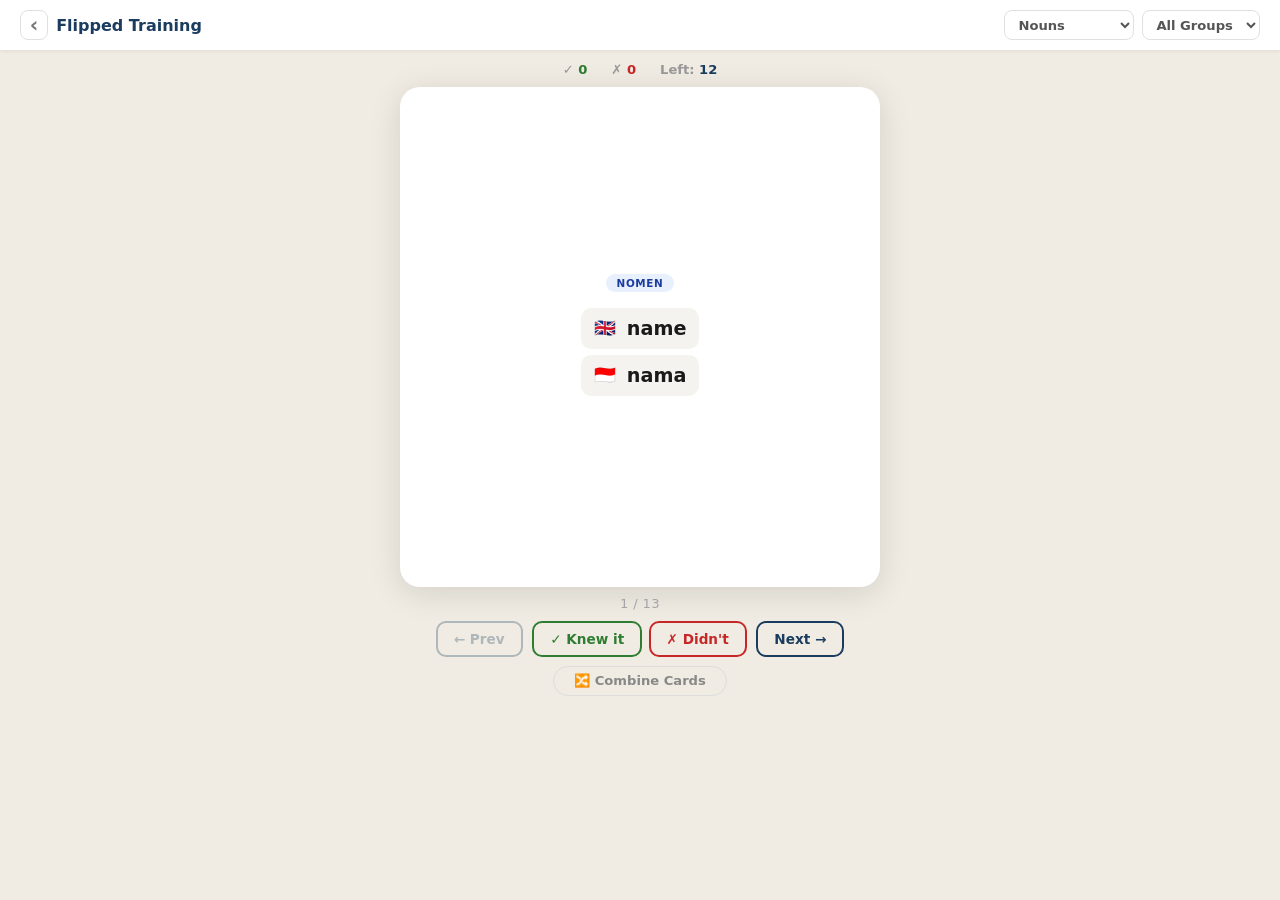
<file: flipped/index.html>
<!DOCTYPE html>
<html lang="en">
<head>
  <meta charset="UTF-8">
  <meta name="viewport" content="width=device-width, initial-scale=1, maximum-scale=1">
  <title>Flipped Training</title>
  <link rel="icon" type="image/svg+xml" href="../favicon.svg">
  <link rel="stylesheet" href="../style.css">
  <link rel="stylesheet" href="style.css">
</head>
<body>

  <div class="view active">

    <header>
      <div class="header-nav">
        <a href="../index.html" class="header-btn" style="text-decoration:none;font-size:1.3rem;padding:.2rem .55rem;line-height:1;">‹</a>
        <span style="font-weight:800;color:#1a3c5e;font-size:1rem;flex:1;">Flipped Training</span>
        <select class="deck-select" id="deck-select">
          <option value="nouns">Nouns</option>
          <option value="verbs">Verbs</option>
          <option value="adjectives">Adjectives</option>
          <option value="adverbs">Adverbs</option>
          <option value="prepositions">Prepositions</option>
        </select>
        <select class="deck-select" id="group-select">
          <option value="all">All Groups</option>
        </select>
      </div>
    </header>

    <div class="study-main">

      <div id="training-area">

        <div class="score-bar">
          <span>✓ <span class="s-knew" id="score-knew">0</span></span>
          <span>✗ <span class="s-didnt" id="score-didnt">0</span></span>
          <span>Left: <span class="s-remain" id="score-remain">0</span></span>
        </div>

        <div class="card-scene">
          <div class="card-inner" id="card-inner">
            <div class="card-front" id="card-front"></div>
            <div class="card-back"  id="card-back"></div>
          </div>
        </div>

        <div class="card-counter" id="card-counter"></div>

        <div class="study-nav">
          <button id="btn-prev">← Prev</button>
          <div class="knew-buttons">
            <button id="btn-knew">✓ Knew it</button>
            <button id="btn-didnt">✗ Didn't</button>
          </div>
          <button id="btn-next">Next →</button>
        </div>

        <button id="btn-combine">🔀 Combine Cards</button>

        <div id="revision-banner" class="hidden">
          Revision mode active &nbsp;·&nbsp;
          <button id="btn-clear-revision">Refill all cards</button>
        </div>

      </div>

      <p class="empty-msg" id="empty-msg" style="display:none">No cards in this deck.</p>

      <div class="summary-wrap hidden" id="summary-wrap">
        <div id="session-summary">
          <h2>Session complete!</h2>
          <p id="summary-text"></p>
          <div class="summary-buttons">
            <button id="btn-restart">Restart deck</button>
            <button id="btn-retry-missed" class="hidden">↺ Retry missed</button>
            <button id="btn-refill-deck" class="hidden">Refill all cards</button>
          </div>
        </div>
      </div>

    </div>
  </div>

  <script src="app.js"></script>
</body>
</html>
</file>
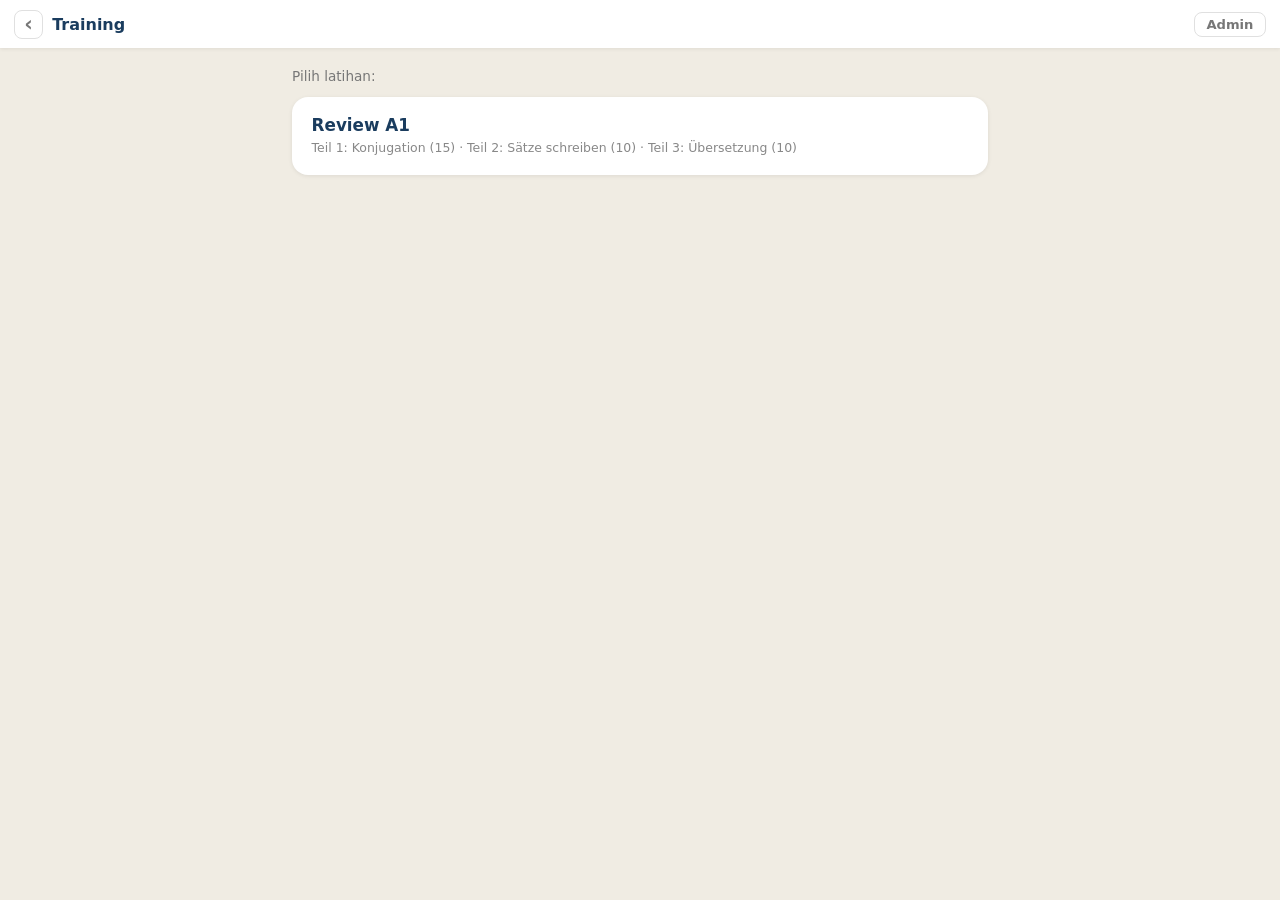
<file: training/index.html>
<!DOCTYPE html>
<html lang="en">
<head>
  <meta charset="UTF-8">
  <meta name="viewport" content="width=device-width, initial-scale=1, maximum-scale=1">
  <title>Training</title>
  <link rel="icon" type="image/svg+xml" href="../favicon.svg">
  <link rel="stylesheet" href="../style.css">
  <link rel="stylesheet" href="style.css">
</head>
<body>

  <div class="view active">

    <header class="tr-header">
      <a href="../index.html" class="header-btn tr-back">‹</a>
      <span class="tr-title" id="tr-title">Training</span>
      <button class="header-btn" id="btn-admin">Admin</button>
    </header>

    <div class="tr-main">

      <!-- Training list -->
      <div id="view-list">
        <p class="tr-intro">Pilih latihan:</p>
        <button class="training-card" data-training="review-a1">
          <span class="training-card-name">Review A1</span>
          <span class="training-card-desc">Teil 1: Konjugation (15) &middot; Teil 2: Sätze schreiben (10) &middot; Teil 3: Übersetzung (10)</span>
        </button>
        <p class="tr-loading hidden" id="list-status"></p>
      </div>

      <!-- Exercise -->
      <div id="view-exercise" class="hidden">

        <section class="teil-section">
          <h2 class="teil-title">Teil 1 &middot; Konjugation</h2>
          <p class="teil-desc">Ergänzen Sie das passende Verb in der richtigen Form. (Isi dengan kata kerja yang cocok dalam konjugasi yang benar.)</p>
          <div id="teil1-list"></div>
        </section>

        <section class="teil-section">
          <h2 class="teil-title">Teil 2 &middot; Sätze schreiben</h2>
          <p class="teil-desc">Schreiben Sie einen Satz mit diesem Wort. (Buat kalimat dengan kata yang diberikan.)</p>
          <div id="teil2-list"></div>
        </section>

        <section class="teil-section">
          <h2 class="teil-title">Teil 3 &middot; Übersetzung</h2>
          <p class="teil-desc">Übersetzen Sie ins Indonesische. (Terjemahkan ke bahasa Indonesia.)</p>
          <div id="teil3-list"></div>
        </section>

        <div class="submit-bar">
          <button id="btn-submit">Abgeben / Submit</button>
          <p id="submit-status" class="hidden"></p>
          <button id="btn-download-fallback" class="hidden">⬇ Download answers</button>
        </div>

      </div>

      <!-- Done -->
      <div id="view-done" class="hidden">
        <div class="done-card">
          <h2>Vielen Dank! 🎉</h2>
          <p id="done-text"></p>
          <button id="btn-done-back">Zurück</button>
        </div>
      </div>

      <!-- Admin -->
      <div id="view-admin" class="hidden">
        <div class="admin-head">
          <h2>Submissions</h2>
          <button class="header-btn" id="btn-admin-refresh">↻ Refresh</button>
        </div>
        <p class="tr-loading hidden" id="admin-status"></p>
        <div id="submissions-list"></div>
      </div>

    </div>
  </div>

  <!-- Name modal -->
  <div id="name-modal-overlay" class="tr-overlay hidden">
    <div class="modal tr-modal">
      <h2>Abgeben</h2>
      <div class="form-group">
        <label for="student-name">Dein Name / Nama kamu</label>
        <input type="text" id="student-name" autocomplete="off" maxlength="60">
      </div>
      <div class="tr-modal-buttons">
        <button id="btn-name-cancel">Batal</button>
        <button id="btn-name-confirm" class="primary-btn">Kirim</button>
      </div>
    </div>
  </div>

  <!-- Admin login modal -->
  <div id="login-modal-overlay" class="tr-overlay hidden">
    <div class="modal tr-modal">
      <h2>Admin Login</h2>
      <div class="form-group">
        <label for="login-user">User</label>
        <input type="text" id="login-user" autocapitalize="none" autocomplete="username" autocorrect="off" spellcheck="false">
      </div>
      <div class="form-group">
        <label for="login-pass">Password</label>
        <input type="password" id="login-pass" autocomplete="current-password">
      </div>
      <p id="login-error" class="login-error hidden"></p>
      <div class="tr-modal-buttons">
        <button id="btn-login-cancel">Cancel</button>
        <button id="btn-login-confirm" class="primary-btn">Log in</button>
      </div>
    </div>
  </div>

  <!-- Resume modal -->
  <div id="resume-modal-overlay" class="tr-overlay hidden">
    <div class="modal tr-modal">
      <h2>Lanjutkan?</h2>
      <p class="tr-modal-text">Lanjutkan dari pekerjaan terakhir?</p>
      <div class="tr-modal-buttons">
        <button id="btn-resume-new">Mulai baru</button>
        <button id="btn-resume-continue" class="primary-btn">Lanjutkan</button>
      </div>
    </div>
  </div>

  <script src="app.js"></script>
</body>
</html>
</file>
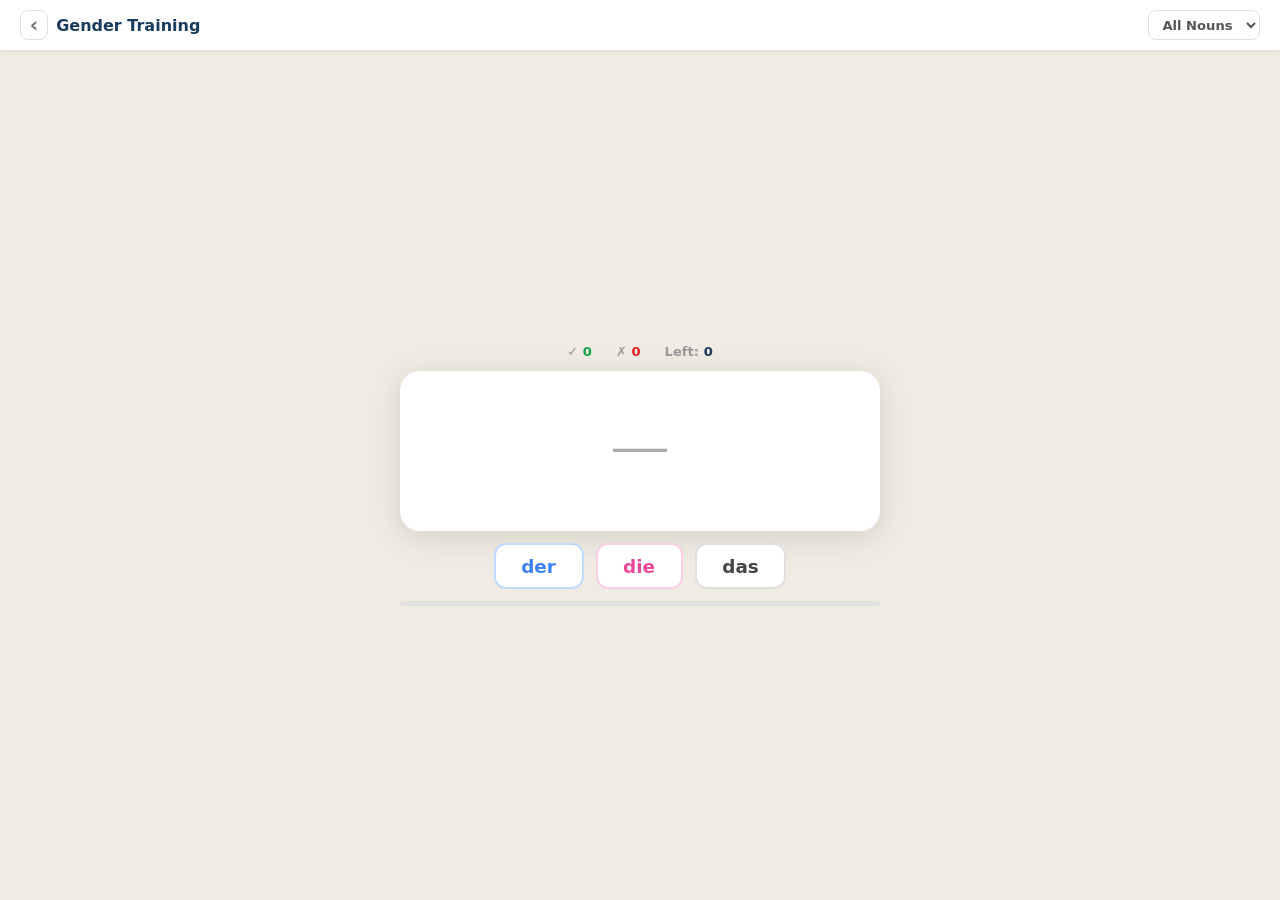
<file: vocabgendertraining/index.html>
<!DOCTYPE html>
<html lang="en">
<head>
  <meta charset="UTF-8">
  <meta name="viewport" content="width=device-width, initial-scale=1, maximum-scale=1">
  <title>Gender Training</title>
  <link rel="stylesheet" href="../style.css">
  <link rel="stylesheet" href="style.css">
</head>
<body>

  <div class="view active">

    <header>
      <div class="header-nav">
        <a href="../index.html" class="header-btn" style="text-decoration:none;font-size:1.3rem;padding:.2rem .55rem;line-height:1;">‹</a>
        <span style="font-weight:800;color:#1a3c5e;font-size:1rem;flex:1;">Gender Training</span>
        <select class="group-select" id="group-select">
          <option value="all">All Nouns</option>
        </select>
      </div>
    </header>

    <div class="study-main">

      <!-- Training area: score + card + buttons + progress -->
      <div id="training-area">

        <div class="score-bar">
          <span>✓ <span class="s-correct" id="score-correct">0</span></span>
          <span>✗ <span class="s-wrong" id="score-wrong">0</span></span>
          <span>Left: <span class="s-remain" id="score-remain">0</span></span>
        </div>

        <div class="gt-card" id="card">
          <div class="card-front-inner">
            <div class="card-word">
              <span class="card-article" id="card-blank">___</span> <span id="card-noun"></span>
            </div>
            <div class="card-feedback" id="card-feedback"></div>
          </div>
        </div>

        <div class="article-btns">
          <button class="article-btn" data-article="der">der</button>
          <button class="article-btn" data-article="die">die</button>
          <button class="article-btn" data-article="das">das</button>
        </div>

        <div class="progress-wrap">
          <div class="progress-fill" id="progress-fill" style="width:0%"></div>
        </div>

      </div>

      <!-- Empty state -->
      <p class="empty-msg" id="empty-msg" style="display:none">No nouns in this group.</p>

      <!-- Summary -->
      <div class="summary" id="summary">
        <div class="summary-score" id="summary-score">0%</div>
        <div class="summary-label">Session complete</div>
        <div class="summary-detail" id="summary-detail"></div>
        <button class="btn-retry" id="btn-retry">Retry</button>
      </div>

    </div>
  </div>

  <script src="app.js"></script>
</body>
</html>
</file>
<file: style.css>
*,
*::before,
*::after {
  box-sizing: border-box;
  margin: 0;
  padding: 0;
}

html {
  -webkit-text-size-adjust: 100%;
  text-size-adjust: 100%;
}

/* Prevent mobile double-tap zoom on anything tappable
   (fast repeated taps on buttons/results otherwise trigger it) */
button,
input,
select,
textarea,
a,
label,
.search-result,
.picker-item,
.ai-slider {
  touch-action: manipulation;
}

/* ── Logout FAB (bottom-right, admin only) ──────────────────────────────────── */

#btn-logout {
  position: fixed;
  bottom: 1rem;
  right: 1rem;
  z-index: 999;
  background: transparent;
  color: #aaa;
  border: 1px solid #ccc;
  border-radius: 6px;
  padding: 0.3rem 0.65rem;
  font-size: 0.7rem;
  font-family: inherit;
  cursor: pointer;
  transition:
    color 0.15s,
    border-color 0.15s;
}
#btn-logout:hover {
  color: #555;
  border-color: #999;
}

/* ── Sync status toast (bottom-left) ────────────────────────────────────────── */

#sync-toast {
  position: fixed;
  bottom: 1rem;
  left: 1rem;
  z-index: 999;
  display: flex;
  align-items: center;
  gap: 0.5rem;
  background: white;
  border: 1px solid #ddd8cc;
  border-radius: 50px;
  padding: 0.45rem 0.9rem;
  font-size: 0.8rem;
  color: #1a3c5e;
  box-shadow: 0 2px 10px rgba(0, 0, 0, 0.12);
  max-width: calc(100vw - 2rem);
}
#sync-toast-text {
  white-space: nowrap;
  overflow: hidden;
  text-overflow: ellipsis;
}
#sync-toast-spinner {
  flex: none;
  width: 0.85em;
  height: 0.85em;
  border: 2px solid #ccc8be;
  border-top-color: #1a3c5e;
  border-radius: 50%;
  animation: sync-spin 0.7s linear infinite;
}
#sync-toast.success #sync-toast-spinner {
  border: none;
  width: auto;
  height: auto;
  animation: none;
}
#sync-toast.success #sync-toast-spinner::before {
  content: "✓";
  color: #2e7d32;
  font-weight: 700;
}
@keyframes sync-spin {
  to { transform: rotate(360deg); }
}

html,
body {
  width: 100%;
  max-width: 100vw;
  overflow-x: hidden;
}

body {
  font-family:
    system-ui,
    -apple-system,
    "Segoe UI",
    sans-serif;
  background: #f0ece3;
  color: #1a1a1a;
}

.view {
  display: none;
}
.view.active {
  display: flex;
  flex-direction: column;
  min-height: 100vh;
  width: 100%;
}
.hidden {
  display: none !important;
}

/* ── Header ───────────────────────────────────────────────────── */

#view-study header {
  display: flex;
  flex-direction: column;
  align-items: stretch;
  background: white;
  box-shadow: 0 1px 4px rgba(0, 0, 0, 0.08);
  flex-shrink: 0;
  width: 100%;
  min-width: 0;
}

/* Navy title strip shown in group study mode */
#group-title-bar {
  background: #1a3c5e;
  color: rgba(255, 255, 255, 0.88);
  text-align: center;
  padding: 0.25rem 1.25rem;
  font-size: 0.75rem;
  font-weight: 700;
  letter-spacing: 0.05em;
  text-transform: uppercase;
  white-space: nowrap;
  overflow: hidden;
  text-overflow: ellipsis;
}

/* Main nav row inside header */
.header-nav {
  display: flex;
  align-items: center;
  justify-content: space-between;
  padding: 0.65rem 1.25rem;
  gap: 0.5rem;
  min-width: 0;
  position: relative;
}

/* Chevron back button */
#btn-back-groups {
  background: none;
  border: none;
  font-size: 1.6rem;
  color: #1a3c5e;
  padding: 0 0.15rem;
  cursor: pointer;
  flex-shrink: 0;
  line-height: 1;
  font-weight: 300;
  transition: color 0.15s;
}
#btn-back-groups:hover {
  color: #142d47;
}

/* ── Deck Cycle Button ───────────────────────────────────────── */

.deck-switcher {
  position: relative;
  flex-shrink: 0;
}

.deck-cycle-btn {
  border: none;
  background: #ede9e0;
  border-radius: 50px;
  padding: 0.4rem 1.1rem;
  font-weight: 700;
  cursor: pointer;
  font-size: 0.9rem;
  color: #1a3c5e;
  font-family: inherit;
  white-space: nowrap;
  user-select: none;
  -webkit-user-select: none;
  transition: background 0.15s;
  touch-action: none;
}

.deck-cycle-btn:hover {
  background: #ddd8cc;
}
.deck-cycle-btn:active {
  background: #ccc8be;
}

.deck-dropdown {
  position: absolute;
  top: calc(100% + 6px);
  left: 0;
  background: white;
  border-radius: 10px;
  box-shadow: 0 4px 20px rgba(0, 0, 0, 0.18);
  overflow: hidden;
  min-width: 130px;
  z-index: 200;
}

.deck-drop-opt {
  display: block;
  width: 100%;
  padding: 0.6rem 1.1rem;
  border: none;
  background: transparent;
  text-align: left;
  font-weight: 600;
  font-size: 0.9rem;
  cursor: pointer;
  font-family: inherit;
  color: #333;
  transition: background 0.1s;
}

.deck-drop-opt:hover,
.deck-drop-opt.highlighted {
  background: #f0ece4;
}

.deck-drop-opt.active {
  color: #1a3c5e;
  background: #e8f0fe;
}

/* ── Mode Dropdown ───────────────────────────────────────────── */

.mode-switcher {
  position: relative;
  flex-shrink: 0;
}

.mode-dropdown {
  position: absolute;
  top: calc(100% + 6px);
  right: 0;
  background: white;
  border-radius: 10px;
  box-shadow: 0 4px 20px rgba(0, 0, 0, 0.18);
  overflow: hidden;
  min-width: 120px;
  z-index: 200;
}

.mode-drop-opt {
  display: block;
  width: 100%;
  padding: 0.6rem 1.1rem;
  border: none;
  background: transparent;
  text-align: left;
  font-weight: 600;
  font-size: 0.9rem;
  cursor: pointer;
  font-family: inherit;
  color: #333;
  text-decoration: none;
  transition: background 0.1s;
  box-sizing: border-box;
}

.mode-drop-opt:hover {
  background: #f0ece4;
}

/* ── Header Right ─────────────────────────────────────────────── */

.header-right {
  display: flex;
  align-items: center;
  gap: 0.4rem;
  flex-shrink: 1;
  margin-left: auto;
  min-width: 0;
}

#card-counter {
  color: #aaa;
  font-size: 0.82rem;
  min-width: 34px;
  text-align: right;
}

.shuffle-ctrl {
  display: flex;
  align-items: center;
  gap: 3px;
}

.shuffle-btn {
  border: none;
  background: #ede9e0;
  border-radius: 50px;
  padding: 0.35rem 0.9rem;
  font-weight: 700;
  font-size: 0.85rem;
  color: #888;
  cursor: pointer;
  font-family: inherit;
  white-space: nowrap;
  transition:
    background 0.15s,
    color 0.15s;
}

.shuffle-btn.active {
  background: #1a3c5e;
  color: #fff;
}

.shuffle-off {
  width: 20px;
  height: 20px;
  border: none;
  border-radius: 50%;
  background: #bbb;
  color: #fff;
  font-size: 0.65rem;
  cursor: pointer;
  font-family: inherit;
  line-height: 1;
  padding: 0;
  transition: background 0.15s;
}

.shuffle-off:hover {
  background: #999;
}

.header-btn {
  background: none;
  border: 1.5px solid #e0e0e0;
  border-radius: 8px;
  padding: 0.32rem 0.7rem;
  cursor: pointer;
  font-size: 0.82rem;
  color: #777;
  transition:
    background 0.15s,
    border-color 0.15s,
    color 0.15s;
  font-family: inherit;
  font-weight: 700;
  line-height: 1;
}

.header-btn:hover {
  background: #f0f0f0;
  border-color: #bbb;
}

.header-btn.primary {
  border-color: #1a3c5e;
  color: #1a3c5e;
  font-size: 1.1rem;
  padding: 0.25rem 0.65rem;
}

.header-btn.primary:hover {
  background: #1a3c5e;
  color: white;
}

.header-btn-label {
  background: none;
  border: 1.5px solid #e0e0e0;
  border-radius: 8px;
  padding: 0.32rem 0.7rem;
  cursor: pointer;
  font-size: 0.82rem;
  color: #777;
  font-weight: 700;
  line-height: 1;
  display: inline-flex;
  align-items: center;
  transition: background 0.15s;
}

.header-btn-label:hover {
  background: #f0f0f0;
}
#input-import {
  display: none;
}

/* ── Study Main ───────────────────────────────────────────────── */

.study-main {
  display: flex;
  flex-direction: column;
  align-items: center;
  flex: 1;
  padding: 0.75rem 1rem;
  gap: 0.6rem;
  min-height: 0;
  justify-content: center;
}

/* ── Card Flip ────────────────────────────────────────────────── */

.card-scene {
  width: min(480px, 92vw);
  height: 500px;
  perspective: 1200px;
  cursor: pointer;
  user-select: none;
  -webkit-user-select: none;
  touch-action: pan-y;
}

.card-inner {
  width: 100%;
  height: 100%;
  transform-style: preserve-3d;
  transition: transform 0.35s cubic-bezier(0.4, 0, 0.2, 1);
  position: relative;
}

.card-inner.flipped {
  transform: rotateY(180deg);
}

.card-front,
.card-back {
  position: absolute;
  inset: 0;
  backface-visibility: hidden;
  -webkit-backface-visibility: hidden;
  background: white;
  border-radius: 20px;
  box-shadow: 0 6px 32px rgba(0, 0, 0, 0.12);
  display: flex;
  flex-direction: column;
  align-items: center;
  justify-content: center;
  padding: 1.5rem;
  overflow: hidden;
}

.card-back {
  transform: rotateY(180deg);
  justify-content: flex-start;
  overflow-y: auto;
}

/* ── Badges ───────────────────────────────────────────────────── */

.badge {
  display: inline-block;
  font-size: 0.65rem;
  font-weight: 700;
  padding: 0.2rem 0.65rem;
  border-radius: 20px;
  text-transform: uppercase;
  letter-spacing: 0.06em;
}

.noun-badge {
  background: #e8f0fe;
  color: #1a3c9e;
}
.verb-badge {
  background: #fce8e6;
  color: #9e1a1a;
}
.adj-badge {
  background: #e6f4ea;
  color: #1a6b3c;
}
.adv-badge {
  background: #f3e8ff;
  color: #6b1a9e;
}
.prep-badge {
  background: #fff8e1;
  color: #7a5c00;
}
.reg-badge {
  background: #e6f4ea;
  color: #1a7a3c;
}
.irreg-badge {
  background: #fff3e0;
  color: #b85c00;
}
.gender-m {
  background: #e8f0fe;
  color: #1a3c9e;
}
.gender-f {
  background: #fce8e6;
  color: #9e1a1a;
}
.gender-n {
  background: #e6f4ea;
  color: #1a7a3c;
}
.gender-none {
  background: #ececec;
  color: #555;
}
.reflexive-badge {
  background: #f3e8ff;
  color: #6b1a9e;
}
.trennbar-badge {
  background: #fff3e0;
  color: #b85c00;
}

.badge-row {
  display: flex;
  gap: 0.4rem;
  align-items: center;
  flex-wrap: wrap;
  justify-content: center;
}

/* ── Card Front ───────────────────────────────────────────────── */

.card-front-inner {
  display: flex;
  flex-direction: column;
  align-items: center;
  gap: 0.75rem;
}

.card-word {
  font-size: 2.25rem;
  font-weight: 800;
  color: #1a1a1a;
  text-align: center;
  line-height: 1.15;
  max-width: 100%;
  overflow-wrap: anywhere;
}

@media (max-width: 600px) {
  .card-word {
    font-size: 1.7rem;
  }
}

.card-article {
  color: #aaa;
}
.card-article.article-der {
  color: #3b82f6;
}
.card-article.article-die {
  color: #ec4899;
}

.card-hint {
  font-size: 0.8rem;
  color: #ccc;
  margin-top: 0.25rem;
}

/* ── Card Back ────────────────────────────────────────────────── */

.back-content {
  width: 100%;
}

.back-header {
  display: flex;
  align-items: center;
  gap: 0.5rem;
  margin-bottom: 0.8rem;
  flex-wrap: wrap;
}

.back-word {
  font-size: 1.2rem;
  font-weight: 700;
}

.back-row {
  display: flex;
  align-items: center;
  gap: 0.6rem;
  padding: 0.3rem 0;
  border-top: 1px solid #f0f0f0;
  font-size: 0.9rem;
}

.row-label {
  color: #bbb;
  font-size: 0.75rem;
  font-weight: 600;
  text-transform: uppercase;
  letter-spacing: 0.04em;
  min-width: 48px;
}

.flag {
  font-size: 1rem;
}

/* ── Conjugation Table ────────────────────────────────────────── */

.conj-table {
  width: 100%;
  border-collapse: collapse;
  font-size: 0.88rem;
  margin-bottom: 0.75rem;
}

.conj-table td {
  padding: 0.2rem 0.4rem;
}
.conj-table .subj {
  color: #bbb;
  font-size: 0.78rem;
  width: 80px;
  font-weight: 600;
}
.conj-table tr:not(:first-child) td {
  border-top: 1px solid #f4f4f4;
}

.prae-label {
  font-size: 0.7rem;
  font-weight: 700;
  color: #aaa;
  text-transform: uppercase;
  letter-spacing: 0.05em;
  margin: 0.4rem 0 0.2rem;
}

.partizip2-val {
  font-size: 1.1rem;
  font-weight: 600;
  text-align: center;
  margin: 0.15rem 0 0.6rem;
}

/* ── Card Actions Row ─────────────────────────────────────────── */

.card-actions-row {
  display: flex;
  align-items: center;
  justify-content: center;
  height: 34px;
  flex-shrink: 0;
}

.card-actions {
  display: flex;
  gap: 0.5rem;
}

.card-actions button {
  background: none;
  border: 1.5px solid #e0e0e0;
  border-radius: 8px;
  padding: 0.28rem 0.85rem;
  cursor: pointer;
  font-size: 0.8rem;
  color: #888;
  transition:
    background 0.15s,
    border-color 0.15s;
  line-height: 1;
  font-family: inherit;
}

.card-actions button:hover {
  background: #f5f5f5;
  border-color: #ccc;
}

#delete-confirm {
  background: #fff5f5;
  border: 1.5px solid #f5c6c6;
  border-radius: 10px;
  padding: 0.28rem 1rem;
  display: flex;
  align-items: center;
  gap: 0.5rem;
  font-size: 0.82rem;
  color: #c53030;
}

#delete-confirm button {
  padding: 0.22rem 0.65rem;
  border-radius: 6px;
  border: none;
  cursor: pointer;
  font-weight: 700;
  font-size: 0.8rem;
  font-family: inherit;
}

#btn-confirm-delete {
  background: #e53e3e;
  color: white;
}
#btn-cancel-delete {
  background: #eee;
  color: #444;
}

/* ── Study Nav ────────────────────────────────────────────────── */

.study-nav {
  display: flex;
  align-items: center;
  gap: 0.6rem;
  flex-wrap: wrap;
  justify-content: center;
  flex-shrink: 0;
}

.study-nav button {
  padding: 0.5rem 1rem;
  border-radius: 10px;
  border: 2px solid #1a3c5e;
  background: transparent;
  color: #1a3c5e;
  font-weight: 700;
  cursor: pointer;
  font-size: 0.85rem;
  transition:
    background 0.15s,
    color 0.15s;
  font-family: inherit;
}

.study-nav button:hover {
  background: #1a3c5e;
  color: white;
}
.study-nav button:disabled {
  opacity: 0.3;
  cursor: default;
}
.study-nav button:disabled:hover {
  background: transparent;
  color: #1a3c5e;
}

.knew-buttons {
  display: flex;
  gap: 0.4rem;
}

#btn-knew {
  border-color: #2e7d32;
  color: #2e7d32;
}
#btn-knew:hover {
  background: #2e7d32;
  color: white;
}
#btn-didnt {
  border-color: #c62828;
  color: #c62828;
}
#btn-didnt:hover {
  background: #c62828;
  color: white;
}

/* ── Score Line ───────────────────────────────────────────────── */

#score-line {
  display: flex;
  align-items: center;
  gap: 0.65rem;
  flex-shrink: 0;
  font-size: 0.85rem;
  font-weight: 700;
}

#score-knew {
  color: #2e7d32;
}
#score-didnt {
  color: #c62828;
}
#score-total {
  color: #aaa;
  font-weight: 400;
  font-size: 0.8rem;
}

#btn-reset {
  background: none;
  border: 1.5px solid #e0e0e0;
  border-radius: 8px;
  padding: 0.22rem 0.6rem;
  cursor: pointer;
  font-size: 0.8rem;
  color: #aaa;
  font-family: inherit;
  font-weight: 700;
  transition:
    background 0.15s,
    border-color 0.15s,
    color 0.15s;
}

#btn-reset:hover {
  background: #f0f0f0;
  border-color: #bbb;
  color: #555;
}

/* Highlight answered state on navigation buttons */
#btn-knew.answered {
  background: #2e7d32;
  color: white;
  border-color: #2e7d32;
}
#btn-didnt.answered {
  background: #c62828;
  color: white;
  border-color: #c62828;
}
#btn-knew.answered:hover {
  background: #1b5e20;
}
#btn-didnt.answered:hover {
  background: #8e1717;
}

/* ── Combine Button ───────────────────────────────────────────── */

#btn-combine {
  background: none;
  border: 1.5px solid #ddd;
  border-radius: 50px;
  padding: 0.38rem 1.25rem;
  cursor: pointer;
  font-size: 0.82rem;
  color: #888;
  font-weight: 700;
  transition: all 0.2s;
  font-family: inherit;
  flex-shrink: 0;
}

#btn-combine:hover {
  background: #f0f0f0;
  border-color: #bbb;
}

#btn-combine.active {
  background: #1a3c5e;
  border-color: #1a3c5e;
  color: white;
}

/* ── Session Summary ──────────────────────────────────────────── */

.summary-wrap {
  display: flex;
  flex: 1;
  align-items: center;
  justify-content: center;
  padding: 2rem;
}

#session-summary {
  background: white;
  border-radius: 20px;
  padding: 2.5rem 3rem;
  text-align: center;
  box-shadow: 0 4px 24px rgba(0, 0, 0, 0.1);
  max-width: 400px;
  width: 100%;
}

#session-summary h2 {
  font-size: 1.5rem;
  color: #1a3c5e;
  margin-bottom: 0.6rem;
  font-weight: 700;
}
#session-summary p {
  color: #666;
  margin-bottom: 1rem;
  font-size: 0.95rem;
}

#summary-missed-list {
  text-align: left;
  margin-bottom: 1.25rem;
  max-height: 180px;
  overflow-y: auto;
}
.missed-heading {
  font-size: 0.7rem;
  font-weight: 700;
  color: #aaa;
  text-transform: uppercase;
  letter-spacing: 0.06em;
  margin-bottom: 0.4rem;
}
.missed-item {
  font-size: 0.88rem;
  padding: 0.25rem 0;
  border-bottom: 1px solid #f0f0f0;
  color: #1a1a1a;
}
.missed-item:last-child {
  border-bottom: none;
}
.missed-article {
  font-weight: 700;
}
.missed-meaning {
  color: #aaa;
}

#revision-banner {
  font-size: 0.78rem;
  color: #b85c00;
  background: #fff3e0;
  border: 1px solid #ffd08a;
  border-radius: 8px;
  padding: 0.35rem 0.85rem;
  display: flex;
  align-items: center;
  gap: 0.5rem;
}
#revision-banner button {
  background: none;
  border: 1px solid #b85c00;
  border-radius: 6px;
  color: #b85c00;
  font-size: 0.75rem;
  font-weight: 700;
  padding: 0.2rem 0.55rem;
  cursor: pointer;
  font-family: inherit;
}
#revision-banner button:hover {
  background: #b85c00;
  color: white;
}

.summary-buttons {
  display: flex;
  gap: 0.75rem;
  justify-content: center;
  flex-wrap: wrap;
}

.summary-buttons button {
  padding: 0.6rem 1.5rem;
  border-radius: 10px;
  border: 2px solid #1a3c5e;
  background: transparent;
  color: #1a3c5e;
  font-weight: 700;
  cursor: pointer;
  font-size: 0.9rem;
  transition:
    background 0.15s,
    color 0.15s;
  font-family: inherit;
}

.summary-buttons button:hover {
  background: #1a3c5e;
  color: white;
}

/* ── Modal ────────────────────────────────────────────────────── */

#modal-overlay,
#modal-group-overlay,
#modal-bulk-overlay,
#modal-login-overlay {
  position: fixed;
  inset: 0;
  background: rgba(0, 0, 0, 0.45);
  display: flex;
  align-items: center;
  justify-content: center;
  z-index: 100;
  padding: 1rem;
  overflow-y: auto;
}

/* Login can appear on top of another modal (e.g. Save inside Add Card) */
#modal-login-overlay {
  z-index: 200;
}

.login-modal {
  width: min(380px, 100%);
}

.login-error {
  color: #c62828;
  font-size: 0.85rem;
  margin-top: 0.75rem;
}

#btn-login-confirm {
  background: #1a3c5e;
  color: white;
  border: 2px solid #1a3c5e;
}
#btn-login-confirm:hover {
  background: #14304c;
}
#btn-login-confirm:disabled {
  opacity: 0.6;
  cursor: wait;
}
#btn-login-cancel {
  background: transparent;
  color: #666;
  border: 2px solid #ddd;
}
#btn-login-cancel:hover {
  background: #f5f5f5;
}

.modal {
  background: white;
  border-radius: 20px;
  padding: 2rem;
  width: min(520px, 100%);
  max-width: 100%;
  max-height: 90vh;
  overflow-y: auto;
  overflow-x: hidden;
}

.modal h2 {
  font-size: 1.2rem;
  color: #1a3c5e;
  margin-bottom: 1.25rem;
  font-weight: 700;
}

.type-selector {
  display: flex;
  gap: 0.5rem;
  margin-bottom: 1.5rem;
}

.type-btn {
  flex: 1;
  padding: 0.5rem;
  border: 2px solid #ddd;
  border-radius: 8px;
  background: transparent;
  font-weight: 700;
  cursor: pointer;
  color: #aaa;
  font-size: 0.9rem;
  transition: all 0.15s;
  font-family: inherit;
}

.type-btn.active {
  border-color: #1a3c5e;
  color: #1a3c5e;
  background: #f0f4ff;
}
.type-btn:disabled {
  opacity: 0.4;
  cursor: default;
}

.form-group {
  margin-bottom: 1rem;
}

.form-group label {
  display: block;
  font-size: 0.72rem;
  font-weight: 700;
  color: #aaa;
  margin-bottom: 0.35rem;
  text-transform: uppercase;
  letter-spacing: 0.05em;
}

.form-group input,
.form-group select {
  width: 100%;
  padding: 0.55rem 0.8rem;
  border: 1.5px solid #e0e0e0;
  border-radius: 8px;
  font-size: 0.95rem;
  outline: none;
  transition: border-color 0.15s;
  font-family: inherit;
}

.form-group input:focus,
.form-group select:focus {
  border-color: #1a3c5e;
}

.verb-flags-row {
  display: flex;
  gap: 1.5rem;
}

.verb-flags-row .verb-flag-label {
  display: flex;
  align-items: center;
  gap: 0.45rem;
  margin-bottom: 0;
  cursor: pointer;
}

.verb-flags-row input[type="checkbox"] {
  width: auto;
  padding: 0;
  accent-color: #1a3c5e;
}

.conjugation-grid {
  display: grid;
  grid-template-columns: 80px 1fr;
  gap: 0.4rem 0.6rem;
  align-items: center;
  margin-bottom: 1rem;
  padding: 0.85rem 1rem;
  background: #f8f9fa;
  border-radius: 10px;
}

.conjugation-grid .conj-label {
  font-size: 0.82rem;
  color: #aaa;
  font-weight: 700;
}

.conjugation-grid input {
  width: 100%;
  min-width: 0;
  padding: 0.36rem 0.65rem;
  border: 1.5px solid #e0e0e0;
  border-radius: 7px;
  font-size: 0.9rem;
  outline: none;
  font-family: inherit;
}

.conjugation-grid input:focus {
  border-color: #1a3c5e;
}

.modal-actions {
  display: flex;
  gap: 0.75rem;
  margin-top: 1.5rem;
}

.modal-actions button {
  flex: 1;
  padding: 0.65rem;
  border-radius: 10px;
  font-weight: 700;
  cursor: pointer;
  font-size: 0.95rem;
  font-family: inherit;
  transition: all 0.15s;
}

#btn-modal-save {
  background: #1a3c5e;
  color: white;
  border: none;
}
#btn-modal-save:hover {
  background: #142d47;
}
#btn-modal-cancel {
  background: transparent;
  color: #666;
  border: 2px solid #ddd;
}
#btn-modal-cancel:hover {
  background: #f5f5f5;
}

/* ── Search ───────────────────────────────────────────────────── */

.search-wrap {
  position: absolute;
  left: 50%;
  transform: translateX(-50%);
  width: min(42%, 460px);
  min-width: 180px;
  z-index: 5;
}

#search-input {
  width: 100%;
  padding: 0.35rem 0.85rem;
  border: 1.5px solid #e0e0e0;
  border-radius: 50px;
  font-size: 0.85rem;
  outline: none;
  font-family: inherit;
  background: #f8f8f8;
  color: #1a1a1a;
  transition:
    border-color 0.15s,
    background 0.15s;
}

#search-input:focus {
  border-color: #1a3c5e;
  background: white;
}
#search-input::placeholder {
  color: #bbb;
}

.search-dropdown {
  position: absolute;
  top: calc(100% + 6px);
  left: 0;
  min-width: 300px;
  background: white;
  border-radius: 12px;
  box-shadow: 0 8px 32px rgba(0, 0, 0, 0.18);
  z-index: 50;
  max-height: 340px;
  overflow-y: auto;
}

.search-result {
  display: flex;
  align-items: center;
  gap: 0.55rem;
  padding: 0.52rem 0.85rem;
  cursor: pointer;
  border-top: 1px solid #f4f4f4;
  transition: background 0.1s;
}

.search-result:first-child {
  border-top: none;
}
.search-result:hover {
  background: #f5f7ff;
}

.search-result-parent {
  font-weight: 700;
  font-size: 0.88rem;
  color: #1a1a1a;
  flex: 1;
  min-width: 0;
  white-space: nowrap;
  overflow: hidden;
  text-overflow: ellipsis;
}

.search-result-match {
  font-size: 0.75rem;
  color: #bbb;
  white-space: nowrap;
  flex-shrink: 0;
}

.search-result-match mark {
  background: #fff3cd;
  color: #1a1a1a;
  border-radius: 2px;
  font-style: normal;
  padding: 0 1px;
}

.search-no-results {
  padding: 0.75rem 1rem;
  font-size: 0.85rem;
  color: #bbb;
  text-align: center;
}

/* ── Group Mode (study header) ────────────────────────────── */

/* ── Groups View ──────────────────────────────────────────── */

#view-groups header {
  display: flex;
  align-items: center;
  justify-content: space-between;
  padding: 0.65rem 1.25rem;
  background: white;
  box-shadow: 0 1px 4px rgba(0, 0, 0, 0.08);
  gap: 1rem;
  flex-shrink: 0;
}

.groups-title {
  font-size: 1.05rem;
  font-weight: 700;
  color: #1a3c5e;
  flex: 1;
  text-align: center;
}

.groups-list {
  flex: 1;
  overflow-y: auto;
  padding: 1.1rem 1.25rem;
  display: flex;
  flex-direction: column;
  gap: 0.65rem;
  max-width: 640px;
  width: 100%;
  margin: 0 auto;
  align-self: center;
  box-sizing: border-box;
}

.groups-empty {
  text-align: center;
  color: #bbb;
  font-size: 0.95rem;
  padding: 3rem 1rem;
  line-height: 1.6;
}

.group-row {
  background: white;
  border-radius: 14px;
  padding: 0.9rem 1.1rem;
  display: flex;
  align-items: center;
  justify-content: space-between;
  box-shadow: 0 2px 8px rgba(0, 0, 0, 0.06);
  gap: 0.75rem;
}

.group-info {
  display: flex;
  align-items: baseline;
  gap: 0.65rem;
  min-width: 0;
  flex: 1;
}

.group-name {
  font-weight: 700;
  font-size: 1rem;
  color: #1a1a1a;
  white-space: nowrap;
  overflow: hidden;
  text-overflow: ellipsis;
}

.group-count {
  font-size: 0.78rem;
  color: #aaa;
  font-weight: 600;
  white-space: nowrap;
}

.group-btns {
  display: flex;
  align-items: center;
  gap: 0.4rem;
  flex-shrink: 0;
}

.group-open-btn {
  background: #1a3c5e;
  color: white;
  border: none;
  border-radius: 8px;
  padding: 0.35rem 0.9rem;
  font-weight: 700;
  font-size: 0.82rem;
  cursor: pointer;
  font-family: inherit;
  transition: background 0.15s;
}

.group-open-btn:hover {
  background: #142d47;
}

.group-edit-btn,
.group-del-btn {
  background: none;
  border: 1.5px solid #e0e0e0;
  border-radius: 8px;
  padding: 0.3rem 0.55rem;
  cursor: pointer;
  font-size: 0.82rem;
  line-height: 1;
  transition:
    background 0.15s,
    border-color 0.15s;
  font-family: inherit;
}

.group-edit-btn:hover {
  background: #f0f0f0;
  border-color: #bbb;
}
.group-del-btn:hover {
  background: #fff0f0;
  border-color: #f5c6c6;
}

.group-del-confirm-text {
  font-size: 0.8rem;
  color: #c53030;
  white-space: nowrap;
}

.group-confirm-yes,
.group-confirm-no {
  border: none;
  border-radius: 6px;
  padding: 0.25rem 0.65rem;
  font-weight: 700;
  font-size: 0.78rem;
  cursor: pointer;
  font-family: inherit;
}

.group-confirm-yes {
  background: #e53e3e;
  color: white;
}
.group-confirm-no {
  background: #eee;
  color: #444;
}

/* ── Card Picker (inside group modal) ─────────────────────── */

.card-picker {
  border: 1.5px solid #e0e0e0;
  border-radius: 10px;
  overflow: hidden;
  margin-bottom: 0.5rem;
}

.card-picker-header {
  display: flex;
  align-items: center;
  gap: 0.75rem;
  padding: 0.5rem 0.85rem;
  background: #f8f9fa;
  border-bottom: 1.5px solid #e0e0e0;
}

.picker-label {
  font-size: 0.72rem;
  font-weight: 700;
  color: #aaa;
  text-transform: uppercase;
  letter-spacing: 0.05em;
  white-space: nowrap;
}

#card-picker-search {
  flex: 1;
  padding: 0.28rem 0.65rem;
  border: 1.5px solid #e0e0e0;
  border-radius: 50px;
  font-size: 0.82rem;
  outline: none;
  font-family: inherit;
  background: white;
  min-width: 0;
  transition: border-color 0.15s;
}

#card-picker-search:focus {
  border-color: #1a3c5e;
}

#card-picker-list {
  max-height: 260px;
  overflow-y: auto;
}

.picker-item {
  display: flex;
  align-items: center;
  gap: 0.55rem;
  padding: 0.45rem 0.85rem;
  border-top: 1px solid #f4f4f4;
  transition: background 0.1s;
}

.picker-item:first-child {
  border-top: none;
}
.picker-item.selected {
  background: #f0f4ff;
}

.picker-name {
  font-weight: 700;
  font-size: 0.88rem;
  color: #1a1a1a;
  flex: 1;
  min-width: 0;
  white-space: nowrap;
  overflow: hidden;
  text-overflow: ellipsis;
}

.picker-meaning {
  font-size: 0.75rem;
  color: #bbb;
  white-space: nowrap;
  flex-shrink: 0;
}

.picker-toggle {
  flex-shrink: 0;
  width: 26px;
  height: 26px;
  border-radius: 50%;
  border: 2px solid #1a3c5e;
  background: transparent;
  color: #1a3c5e;
  font-size: 1.1rem;
  font-weight: 700;
  cursor: pointer;
  display: flex;
  align-items: center;
  justify-content: center;
  line-height: 1;
  font-family: inherit;
  transition:
    background 0.15s,
    color 0.15s;
}

.picker-toggle.is-in {
  background: #1a3c5e;
  color: white;
}
.picker-toggle:hover {
  background: #1a3c5e;
  color: white;
}

.picker-empty {
  padding: 1rem;
  text-align: center;
  color: #bbb;
  font-size: 0.85rem;
}

/* ── Mobile modals (bottom sheet) ────────────────────────────── */

@media (max-width: 600px) {
  .card-scene { height: 250px; min-height: 200px; }
}

@media (max-width: 600px) {
  #modal-overlay,
  #modal-group-overlay,
  #modal-bulk-overlay {
    align-items: flex-end;
    padding: 0;
  }

  #modal-overlay .modal,
  #modal-group-overlay .modal,
  #modal-bulk-overlay .modal {
    width: 100%;
    border-radius: 20px 20px 0 0;
    padding: 1.5rem 1.25rem 1.25rem;
    max-height: 92vh;
  }

  /* Type selector: 5 buttons can't fit one row on a phone — wrap them */
  .type-selector {
    flex-wrap: wrap;
    gap: 0.4rem;
  }
  .type-btn {
    flex: 1 1 calc(33.33% - 0.4rem);
    min-width: 0;
    padding: 0.45rem 0.25rem;
    font-size: 0.82rem;
  }

  /* Group modal: make picker list fill remaining height */
  #modal-group-overlay .modal {
    display: flex;
    flex-direction: column;
    overflow: hidden;
  }

  #modal-group-overlay .modal > h2,
  #modal-group-overlay .form-group,
  #modal-group-overlay .modal-actions {
    flex-shrink: 0;
  }

  #modal-group-overlay .card-picker {
    flex: 1;
    display: flex;
    flex-direction: column;
    min-height: 0;
    overflow: hidden;
  }

  #card-picker-list {
    flex: 1;
    max-height: none;
    overflow-y: auto;
  }
}

/* ── Mobile hamburger menu ────────────────────────────────────── */

.hamburger-btn {
  display: none;
  font-size: 1.15rem;
  padding: 0.3rem 0.6rem;
  flex-shrink: 0;
  order: 99;
}

@media (max-width: 600px) {
  .header-nav {
    position: relative;
    flex-wrap: nowrap;
    gap: 0.4rem;
  }

  .hamburger-btn {
    display: inline-flex;
    align-items: center;
    justify-content: center;
  }

  .search-wrap {
    position: relative;
    left: auto;
    transform: none;
    width: auto;
    max-width: none;
    min-width: 0;
    flex: 1;
    z-index: auto;
  }

  .header-right {
    display: none;
    position: absolute;
    top: 100%;
    left: 0;
    right: 0;
    background: white;
    border-top: 1px solid #efefef;
    box-shadow: 0 4px 16px rgba(0, 0, 0, 0.1);
    padding: 0.65rem 1.25rem;
    flex-wrap: wrap;
    gap: 0.5rem;
    z-index: 20;
    align-items: center;
  }

  .header-right.open {
    display: flex;
  }

  /* Prevent iOS auto-zoom on input focus (triggers when font-size < 16px) */
  input, select, textarea {
    font-size: 16px !important;
  }

  /* Full-width search dropdown pinned below header */
  .search-dropdown {
    position: fixed;
    left: 0;
    width: 100vw;
    min-width: 0;
    border-radius: 0 0 14px 14px;
    max-height: 50vh;
  }
}

/* ── AI Fill (card modal) ─────────────────────────────────────────────────── */

.ai-toggle-row {
  display: flex;
  align-items: center;
  gap: 0.5rem;
  margin-bottom: 1rem;
}

.ai-toggle-label {
  font-size: 0.85rem;
  font-weight: 700;
  color: #1a3c5e;
}

.ai-toggle-row #btn-ai-key {
  margin-left: auto;
  border: 1px solid #ddd;
  background: transparent;
  border-radius: 8px;
  padding: 0.25rem 0.5rem;
  cursor: pointer;
  font-size: 0.9rem;
}

/* Switch */
.ai-switch {
  position: relative;
  display: inline-block;
  width: 40px;
  height: 22px;
  flex-shrink: 0;
}

.ai-switch input {
  opacity: 0;
  width: 0;
  height: 0;
}

.ai-slider {
  position: absolute;
  inset: 0;
  background: #ccc;
  border-radius: 22px;
  cursor: pointer;
  transition: background 0.15s;
}

.ai-slider::before {
  content: "";
  position: absolute;
  height: 16px;
  width: 16px;
  left: 3px;
  top: 3px;
  background: white;
  border-radius: 50%;
  transition: transform 0.15s;
}

.ai-switch input:checked + .ai-slider {
  background: #1a3c5e;
}

.ai-switch input:checked + .ai-slider::before {
  transform: translateX(18px);
}

/* Panel */
#btn-ai-generate {
  width: 100%;
  padding: 0.65rem;
  border: none;
  border-radius: 10px;
  background: #1a3c5e;
  color: white;
  font-weight: 700;
  font-size: 0.95rem;
  font-family: inherit;
  cursor: pointer;
  transition: all 0.15s;
}

#btn-ai-generate:disabled {
  opacity: 0.6;
  cursor: default;
}

#ai-error {
  color: #e53935;
  font-size: 0.85rem;
  min-height: 1.2em;
  margin-top: 0.5rem;
}

/* Duplicate-word warning (add/edit modal, manual + AI) */
.form-group input.input-dup,
.form-group input.input-dup:focus {
  border-color: #f59e0b;
}

.dup-warning {
  color: #b45309;
  font-size: 0.8rem;
  margin-top: 0.3rem;
}

/* Preview */
#ai-preview-content {
  border: 2px solid #f0f4ff;
  background: #f8faff;
  border-radius: 12px;
  padding: 1rem;
  margin-bottom: 1rem;
}

.ai-question {
  font-size: 1rem;
  color: #1a3c5e;
  margin-bottom: 0.5rem;
}

.ai-badge {
  display: inline-block;
  font-size: 0.7rem;
  font-weight: 700;
  text-transform: uppercase;
  letter-spacing: 0.05em;
  color: #1a3c5e;
  background: #e3ecff;
  border-radius: 6px;
  padding: 0.15rem 0.5rem;
  margin-bottom: 0.5rem;
}

.ai-conj-table {
  width: 100%;
  border-collapse: collapse;
  font-size: 0.85rem;
  margin: 0.5rem 0;
}

.ai-conj-table th {
  text-align: left;
  font-size: 0.7rem;
  font-weight: 700;
  text-transform: uppercase;
  letter-spacing: 0.05em;
  color: #888;
  padding: 0.2rem 0.4rem;
}

.ai-conj-table td {
  padding: 0.2rem 0.4rem;
  border-top: 1px solid #e8edf5;
}

.ai-conj-table .ai-person {
  color: #888;
  font-size: 0.78rem;
}

.ai-detail-line {
  font-size: 0.9rem;
  margin-top: 0.35rem;
}

/* Key editor + mismatch confirmation (in-modal replacements for prompt/confirm) */
#ai-key-editor {
  border: 2px solid #f0f4ff;
  background: #f8faff;
  border-radius: 12px;
  padding: 1rem;
  margin-bottom: 1rem;
}

#ai-key-editor .ai-preview-actions {
  margin-top: 0.25rem;
}

#ai-key-status {
  font-weight: 400;
  text-transform: none;
  color: #888;
}

#ai-mismatch {
  border: 2px solid #f0f4ff;
  background: #f8faff;
  border-radius: 12px;
  padding: 1rem;
  margin-bottom: 1rem;
}

#ai-mismatch-text {
  font-size: 0.95rem;
  color: #1a3c5e;
  margin-bottom: 0.75rem;
  line-height: 1.4;
}

#btn-ai-key-save,
#btn-ai-mismatch-yes {
  background: #1a3c5e;
  color: white;
  border: none;
}

#btn-ai-key-remove,
#btn-ai-key-cancel,
#btn-ai-mismatch-no {
  background: transparent;
  border: 2px solid #ddd;
  color: #666;
}

.ai-preview-actions {
  display: flex;
  gap: 0.75rem;
}

.ai-preview-actions button {
  flex: 1;
  padding: 0.65rem;
  border-radius: 10px;
  font-weight: 700;
  cursor: pointer;
  font-size: 0.95rem;
  font-family: inherit;
  transition: all 0.15s;
}

#btn-ai-accept {
  background: #1a3c5e;
  color: white;
  border: none;
}

#btn-ai-edit,
#btn-ai-cancel {
  background: transparent;
  border: 2px solid #ddd;
  color: #666;
}
</file>
<file: flipped/style.css>
/* ── Header ──────────────────────────────────────────────────────── */

header {
  background: white;
  box-shadow: 0 1px 4px rgba(0, 0, 0, 0.08);
  flex-shrink: 0;
}

/* ── Deck selector ───────────────────────────────────────────────── */

.deck-select {
  border: 1.5px solid #e0e0e0;
  border-radius: 8px;
  padding: 0.32rem 0.6rem;
  font-size: 0.82rem;
  font-family: inherit;
  font-weight: 600;
  color: #555;
  background: white;
  cursor: pointer;
  outline: none;
  transition: border-color 0.15s;
  max-width: 130px;
}
.deck-select:hover,
.deck-select:focus {
  border-color: #1a3c5e;
}

/* ── Training area: fill available height ────────────────────────── */

#training-area {
  display: flex;
  flex-direction: column;
  align-items: center;
  gap: 0.6rem;
  width: 100%;
  flex: 1;
  min-height: 0;
}

.card-scene {
  height: 500px;
}

@media (max-width: 600px) {
  .card-scene { height: 250px; min-height: 200px; }
}

/* ── Score bar ───────────────────────────────────────────────────── */

.score-bar {
  display: flex;
  gap: 1.5rem;
  font-size: 0.82rem;
  font-weight: 700;
  color: #999;
  flex-shrink: 0;
}
.score-bar .s-knew {
  color: #16a34a;
}
.score-bar .s-didnt {
  color: #dc2626;
}
.score-bar .s-remain {
  color: #1a3c5e;
}

/* ── Card counter ────────────────────────────────────────────────── */

.card-counter {
  text-align: center;
  font-size: 0.85rem;
  color: #bbb;
  flex-shrink: 0;
  letter-spacing: 0.03em;
}

/* ── Meaning rows on card front ──────────────────────────────────── */

.meaning-rows {
  display: flex;
  flex-direction: column;
  gap: 0.4rem;
  width: 100%;
  margin: 0.25rem 0;
}

.meaning-row {
  display: flex;
  align-items: center;
  gap: 0.7rem;
  padding: 0.55rem 0.8rem;
  background: #f5f3ef;
  border-radius: 10px;
  font-size: 1.2rem;
  font-weight: 600;
  color: #1a1a1a;
}

.meaning-row .flag {
  font-size: 1.1rem;
  flex-shrink: 0;
}

/* ── Back: German word big and prominent ─────────────────────────── */

.back-word {
  font-size: 1.9rem;
  font-weight: 800;
  color: #1a1a1a;
  line-height: 1.2;
}

.back-header {
  flex-direction: column;
  align-items: flex-start;
  gap: 0.35rem;
  margin-bottom: 1rem;
}

/* ── Empty state ─────────────────────────────────────────────────── */

.empty-msg {
  color: #aaa;
  font-size: 0.95rem;
  font-weight: 600;
  text-align: center;
}

/* ── Mobile ──────────────────────────────────────────────────────── */

@media (max-width: 480px) {
  .deck-select {
    max-width: 110px;
    font-size: 0.78rem;
  }
  .meaning-row {
    font-size: 1.05rem;
  }
  .back-word {
    font-size: 1.6rem;
  }
}
</file>
<file: training/style.css>
/* ── Training module ─────────────────────────────────────────── */

/* 16px inputs at every width so iOS never zooms on focus */
input[type="text"],
textarea {
  font-size: 16px;
}

.tr-header {
  display: flex;
  align-items: center;
  gap: 0.6rem;
  background: white;
  box-shadow: 0 1px 4px rgba(0, 0, 0, 0.08);
  padding: 0.6rem 0.9rem;
  flex-shrink: 0;
}
.tr-back {
  text-decoration: none;
  font-size: 1.3rem;
  padding: 0.2rem 0.55rem;
  line-height: 1;
}
.tr-title {
  font-weight: 800;
  color: #1a3c5e;
  font-size: 1rem;
  flex: 1;
  min-width: 0;
  overflow: hidden;
  text-overflow: ellipsis;
  white-space: nowrap;
}

.tr-main {
  width: 100%;
  max-width: 720px;
  margin: 0 auto;
  padding: 1rem 12px 3rem;
  flex: 1;
}

.tr-intro {
  font-size: 0.85rem;
  color: #777;
  margin: 0.25rem 0 0.8rem;
}
.tr-loading {
  font-size: 0.85rem;
  color: #777;
  margin: 0.8rem 0;
}

/* ── Training list ───────────────────────────────────────────── */

.training-card {
  display: block;
  width: 100%;
  text-align: left;
  background: white;
  border: 2px solid transparent;
  border-radius: 16px;
  padding: 1rem 1.1rem;
  cursor: pointer;
  box-shadow: 0 1px 4px rgba(0, 0, 0, 0.08);
  font-family: inherit;
  transition: border-color 0.15s;
}
.training-card:hover {
  border-color: #1a3c5e;
}
.training-card-name {
  display: block;
  font-weight: 800;
  color: #1a3c5e;
  font-size: 1.05rem;
  margin-bottom: 0.25rem;
}
.training-card-desc {
  display: block;
  font-size: 0.78rem;
  color: #888;
  line-height: 1.4;
}

/* ── Exercise ────────────────────────────────────────────────── */

.teil-section {
  margin-bottom: 1.8rem;
}
.teil-title {
  font-size: 1.05rem;
  font-weight: 800;
  color: #1a3c5e;
  margin-bottom: 0.2rem;
}
.teil-desc {
  font-size: 0.78rem;
  color: #888;
  margin-bottom: 0.8rem;
  line-height: 1.4;
}

.q-item {
  background: white;
  border-radius: 14px;
  padding: 0.8rem 0.9rem;
  margin-bottom: 0.6rem;
  box-shadow: 0 1px 3px rgba(0, 0, 0, 0.06);
}
.q-num {
  display: inline-block;
  background: #1a3c5e;
  color: white;
  font-size: 0.7rem;
  font-weight: 700;
  border-radius: 999px;
  padding: 0.1rem 0.5rem;
  margin-bottom: 0.4rem;
}
.q-text {
  font-size: 0.95rem;
  line-height: 1.9;
  color: #1a1a1a;
  overflow-wrap: anywhere;
}
.q-verb-hint {
  color: #888;
  font-style: italic;
  white-space: nowrap;
}
.q-word {
  font-weight: 800;
  color: #1a3c5e;
  font-size: 1rem;
}
.q-word-badge {
  display: inline-block;
  font-size: 0.65rem;
  font-weight: 700;
  color: #888;
  border: 1px solid #ddd;
  border-radius: 999px;
  padding: 0.05rem 0.45rem;
  margin-left: 0.4rem;
  vertical-align: middle;
  text-transform: uppercase;
  letter-spacing: 0.04em;
}

.blank-input {
  display: inline-block;
  width: 8.5em;
  max-width: 100%;
  border: none;
  border-bottom: 2px solid #1a3c5e;
  border-radius: 0;
  background: #f7f5f0;
  padding: 0.1rem 0.4rem;
  font-family: inherit;
  outline: none;
  vertical-align: baseline;
  box-sizing: border-box;
}
.blank-input:focus {
  background: #eef3fa;
}

.q-item input.full-input,
.q-item textarea.full-input {
  display: block;
  width: 100%;
  box-sizing: border-box;
  border: 1.5px solid #e0e0e0;
  border-radius: 8px;
  padding: 0.5rem 0.7rem;
  margin-top: 0.5rem;
  font-family: inherit;
  outline: none;
  resize: vertical;
  transition: border-color 0.15s;
}
.q-item input.full-input:focus,
.q-item textarea.full-input:focus {
  border-color: #1a3c5e;
}

/* unanswered: red outline only, no fill */
input.unanswered,
textarea.unanswered {
  border-color: #e05252 !important;
  outline: 1px solid #e05252;
  outline-offset: 0;
}
.blank-input.unanswered {
  outline: none;
  border-bottom: 2px solid #e05252 !important;
  box-shadow: 0 1px 0 0 #e05252;
}

/* ── Submit bar ──────────────────────────────────────────────── */

.submit-bar {
  text-align: center;
  padding: 0.5rem 0 1rem;
}
#btn-submit,
.primary-btn,
#btn-done-back {
  background: #1a3c5e;
  color: white;
  border: none;
  border-radius: 12px;
  padding: 0.7rem 2rem;
  font-size: 0.95rem;
  font-weight: 700;
  font-family: inherit;
  cursor: pointer;
}
#btn-submit:disabled {
  opacity: 0.5;
  cursor: default;
}
#submit-status {
  font-size: 0.82rem;
  color: #e05252;
  margin-top: 0.6rem;
}
#submit-status.ok {
  color: #2e7d4f;
}
#btn-download-fallback {
  margin-top: 0.6rem;
  background: transparent;
  border: 2px solid #1a3c5e;
  color: #1a3c5e;
  border-radius: 12px;
  padding: 0.5rem 1.2rem;
  font-weight: 700;
  font-family: inherit;
  cursor: pointer;
}

/* ── Done ────────────────────────────────────────────────────── */

.done-card {
  background: white;
  border-radius: 16px;
  padding: 2rem 1.2rem;
  text-align: center;
  box-shadow: 0 1px 4px rgba(0, 0, 0, 0.08);
  margin-top: 2rem;
}
.done-card h2 {
  color: #1a3c5e;
  margin-bottom: 0.6rem;
}
.done-card p {
  font-size: 0.9rem;
  color: #555;
  margin-bottom: 1.2rem;
  overflow-wrap: anywhere;
}

/* ── Admin ───────────────────────────────────────────────────── */

.admin-head {
  display: flex;
  align-items: center;
  justify-content: space-between;
  margin-bottom: 0.8rem;
}
.admin-head h2 {
  font-size: 1.05rem;
  font-weight: 800;
  color: #1a3c5e;
}
.submission-row {
  display: flex;
  align-items: center;
  gap: 0.7rem;
  background: white;
  border-radius: 12px;
  padding: 0.7rem 0.9rem;
  margin-bottom: 0.5rem;
  box-shadow: 0 1px 3px rgba(0, 0, 0, 0.06);
  flex-wrap: wrap;
}
.submission-row .s-name {
  font-weight: 700;
  color: #1a3c5e;
  overflow-wrap: anywhere;
}
.submission-row .s-date {
  font-size: 0.75rem;
  color: #888;
  flex: 1;
  min-width: 8rem;
}
.submission-row .s-pdf {
  background: transparent;
  border: 1.5px solid #1a3c5e;
  color: #1a3c5e;
  border-radius: 8px;
  padding: 0.3rem 0.7rem;
  font-size: 0.78rem;
  font-weight: 700;
  font-family: inherit;
  cursor: pointer;
}

/* ── Modals ──────────────────────────────────────────────────── */

.tr-overlay {
  position: fixed;
  inset: 0;
  background: rgba(0, 0, 0, 0.45);
  display: flex;
  align-items: center;
  justify-content: center;
  z-index: 100;
  padding: 1rem;
}
.tr-modal {
  width: min(400px, 100%);
}
.tr-modal-text {
  font-size: 0.9rem;
  color: #555;
  margin-bottom: 1.2rem;
}
.tr-modal-buttons {
  display: flex;
  gap: 0.6rem;
  justify-content: flex-end;
}
.tr-modal-buttons button {
  border-radius: 10px;
  padding: 0.55rem 1.2rem;
  font-weight: 700;
  font-family: inherit;
  font-size: 0.9rem;
  cursor: pointer;
  border: 2px solid #ddd;
  background: transparent;
  color: #666;
}
.tr-modal-buttons .primary-btn {
  border: 2px solid #1a3c5e;
  background: #1a3c5e;
  color: white;
}

/* ── Narrow screens (down to 320px) ──────────────────────────── */

@media (max-width: 380px) {
  .tr-main {
    padding: 0.8rem 8px 3rem;
  }
  .q-item {
    padding: 0.7rem 0.7rem;
  }
  .q-text {
    font-size: 0.9rem;
  }
  .blank-input {
    width: 7em;
  }
  .tr-header {
    padding: 0.5rem 0.6rem;
  }
}
</file>
<file: vocabgendertraining/style.css>
/* ── Header (main CSS scopes these to #view-study, so redeclare) ── */

header {
  background: white;
  box-shadow: 0 1px 4px rgba(0,0,0,.08);
  flex-shrink: 0;
}

/* ── Group selector ──────────────────────────────────────────────── */

.group-select {
  border: 1.5px solid #e0e0e0;
  border-radius: 8px;
  padding: .32rem .6rem;
  font-size: .82rem;
  font-family: inherit;
  font-weight: 600;
  color: #555;
  background: white;
  cursor: pointer;
  outline: none;
  transition: border-color .15s;
  max-width: 160px;
}
.group-select:hover, .group-select:focus { border-color: #1a3c5e; }

/* ── Training area ───────────────────────────────────────────────── */

#training-area {
  display: flex;
  flex-direction: column;
  align-items: center;
  gap: .75rem;
  width: 100%;
}

/* ── Score bar ───────────────────────────────────────────────────── */

.score-bar {
  display: flex;
  gap: 1.5rem;
  font-size: .82rem;
  font-weight: 700;
  color: #999;
}
.score-bar .s-correct { color: #16a34a; }
.score-bar .s-wrong   { color: #dc2626; }
.score-bar .s-remain  { color: #1a3c5e; }

/* ── Static card (no flip) ───────────────────────────────────────── */

.gt-card {
  width: min(480px, 92vw);
  background: white;
  border-radius: 20px;
  box-shadow: 0 6px 32px rgba(0,0,0,.12);
  display: flex;
  flex-direction: column;
  align-items: center;
  justify-content: center;
  padding: 2rem 1.5rem;
  min-height: 160px;
  transition: background .2s, box-shadow .2s;
  user-select: none;
}
.gt-card.correct { background: #dcfce7; box-shadow: 0 6px 32px rgba(22,163,74,.18); }
.gt-card.wrong   { background: #fee2e2; box-shadow: 0 6px 32px rgba(220,38,38,.18); }

/* article-das color (der/die already in ../style.css) */
.card-article.article-das { color: #16a34a; }

.card-feedback {
  font-size: .95rem;
  font-weight: 700;
  text-align: center;
  min-height: 1.4em;
  margin-top: .35rem;
}
.gt-card.correct .card-feedback { color: #15803d; }
.gt-card.wrong   .card-feedback { color: #b91c1c; }

/* ── Article buttons ─────────────────────────────────────────────── */

.article-btns {
  display: flex;
  gap: .75rem;
}

.article-btn {
  border: 2px solid #e0e0e0;
  border-radius: 12px;
  background: white;
  padding: .65rem 1.6rem;
  font-size: 1.15rem;
  font-weight: 800;
  cursor: pointer;
  font-family: inherit;
  color: #444;
  transition: background .15s, border-color .15s, color .15s, transform .1s;
  min-width: 80px;
  text-align: center;
}
.article-btn[data-article="der"] { color: #3b82f6; border-color: #bfdbfe; }
.article-btn[data-article="die"] { color: #ec4899; border-color: #fbcfe8; }
.article-btn:not(:disabled):hover { background: #f0ece3; }
.article-btn[data-article="der"]:not(:disabled):hover { border-color: #3b82f6; }
.article-btn[data-article="die"]:not(:disabled):hover { border-color: #ec4899; }
.article-btn:not(:disabled):active { transform: scale(.96); }
.article-btn:disabled { cursor: default; opacity: .5; }
.article-btn.correct-ans { background: #dcfce7; border-color: #16a34a; color: #15803d; opacity: 1; }
.article-btn.wrong-ans   { background: #fee2e2; border-color: #dc2626; color: #b91c1c; opacity: 1; }

/* ── Progress bar ────────────────────────────────────────────────── */

.progress-wrap {
  width: min(480px, 92vw);
  height: 5px;
  background: #e0e0e0;
  border-radius: 99px;
  overflow: hidden;
}
.progress-fill {
  height: 100%;
  background: #1a3c5e;
  border-radius: 99px;
  transition: width .3s ease;
}

/* ── Summary ─────────────────────────────────────────────────────── */

.summary {
  display: none;
  flex-direction: column;
  align-items: center;
  gap: 1rem;
  text-align: center;
}
.summary.active { display: flex; }

.summary-score {
  font-size: 2.8rem;
  font-weight: 800;
  color: #1a3c5e;
}
.summary-label  { font-size: 1rem; color: #777; font-weight: 600; }
.summary-detail { font-size: .9rem; color: #999; }

.btn-retry {
  margin-top: .5rem;
  background: #1a3c5e;
  color: white;
  border: none;
  border-radius: 12px;
  padding: .7rem 2rem;
  font-size: 1rem;
  font-weight: 700;
  font-family: inherit;
  cursor: pointer;
  transition: background .15s;
}
.btn-retry:hover { background: #142d47; }

/* ── Empty state ─────────────────────────────────────────────────── */

.empty-msg {
  color: #aaa;
  font-size: .95rem;
  font-weight: 600;
  text-align: center;
}

/* ── Mobile ──────────────────────────────────────────────────────── */

@media (max-width: 480px) {
  .article-btn { padding: .6rem 1.1rem; font-size: 1rem; min-width: 68px; }
  .group-select { max-width: 120px; font-size: .78rem; }
}
</file>
